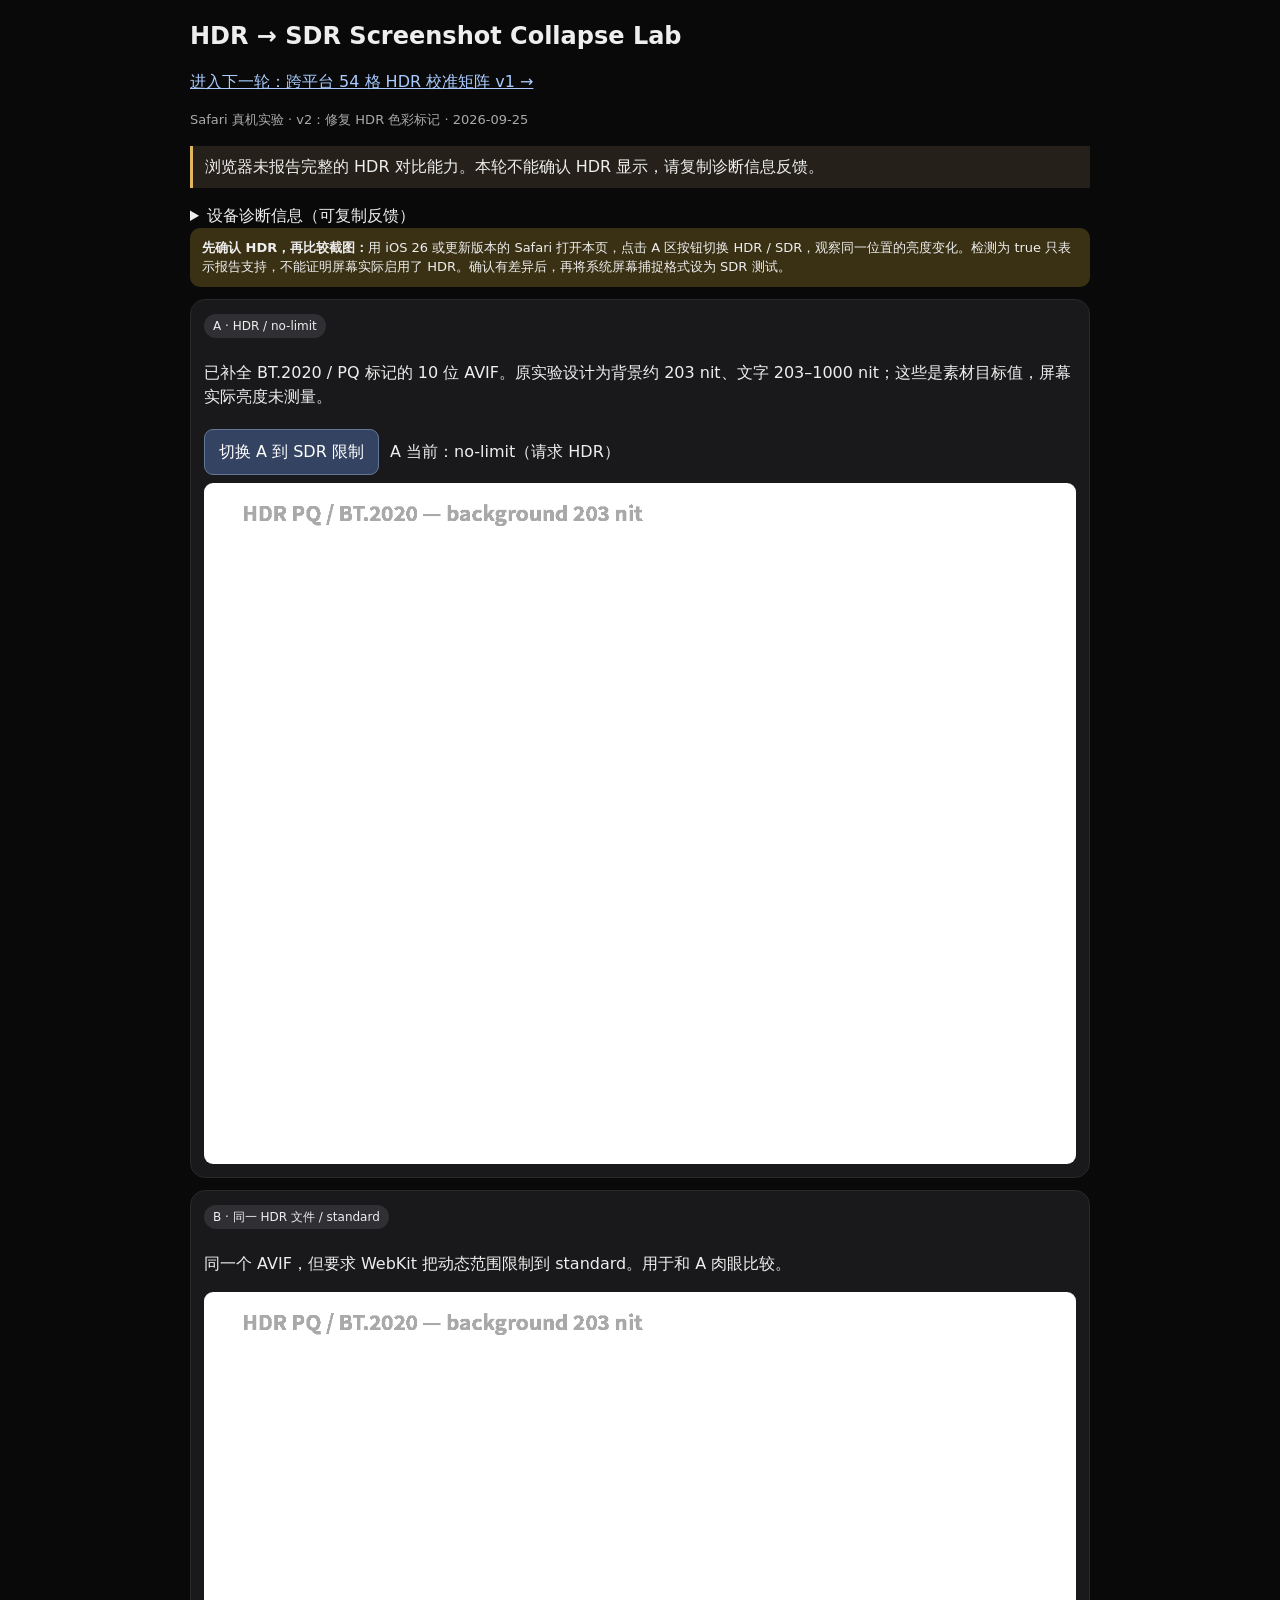
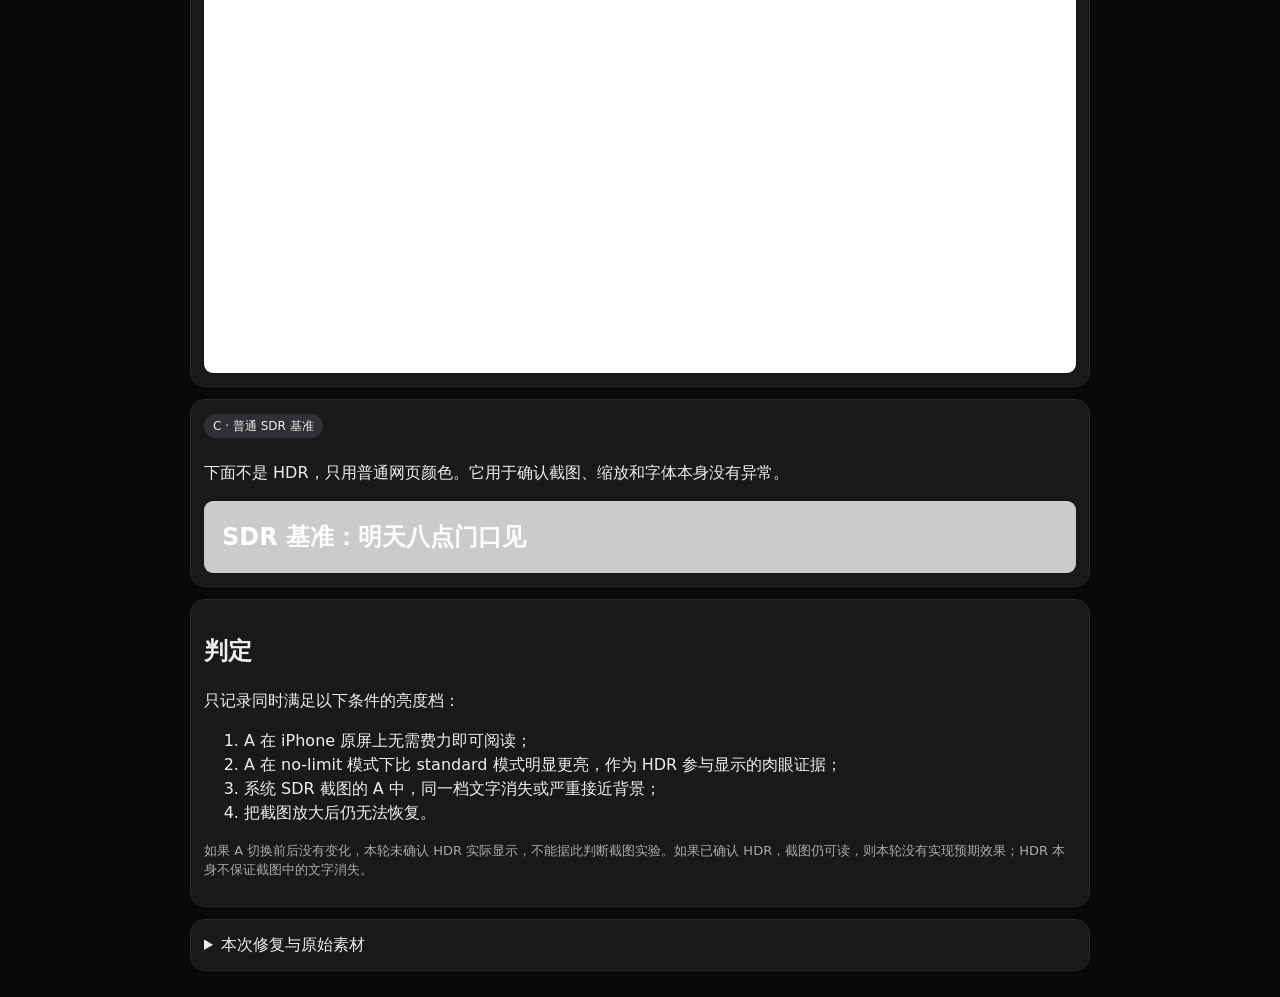
<file: index.html>
<!doctype html>
<html lang="zh-CN">
<head>
<meta charset="utf-8">
<meta name="viewport" content="width=device-width,initial-scale=1,viewport-fit=cover">
<meta name="color-scheme" content="dark">
<title>HDR Screenshot Collapse Lab</title>
<style>
:root{font:16px/1.5 system-ui,-apple-system,BlinkMacSystemFont,"PingFang SC",sans-serif;background:#090909;color:#eee}
*{box-sizing:border-box}body{margin:0;padding:14px}main{max-width:900px;margin:auto}
h1{font-size:24px;margin:4px 0 5px}.muted{color:#aaa;font-size:13px}.card{background:#19191b;border:1px solid #29292c;border-radius:15px;padding:13px;margin:12px 0}
.warn{background:#3a3014;border-radius:10px;padding:10px 12px;font-size:13px}
img{display:block;width:100%;height:auto;border-radius:9px;background:white}
.no-limit{dynamic-range-limit:no-limit}.standard{dynamic-range-limit:standard}
.badge{display:inline-block;padding:3px 9px;border-radius:999px;background:#303034;font-size:12px;margin-bottom:7px}
.grid{display:grid;grid-template-columns:1fr;gap:12px}
pre{white-space:pre-wrap;background:#101012;padding:9px;border-radius:8px;font-size:12px}
.sdrbox{background:#cbcbcb;color:#fff;border-radius:9px;padding:18px;font-size:24px;font-weight:800}
button{font:inherit;color:#fff;background:#334361;border:1px solid #657796;border-radius:9px;padding:10px 14px;cursor:pointer;margin:4px 6px 8px 0}
a{color:#a9cbff}.status{border-left:3px solid #e2b65e;padding:9px 12px;background:#25211a}
@media(min-width:800px){.grid{grid-template-columns:1fr 1fr}}
</style>
</head>
<body><main>
<h1>HDR → SDR Screenshot Collapse Lab</h1>
<p><a href="./matrix.html">进入下一轮：跨平台 54 格 HDR 校准矩阵 v1 →</a></p>
<div class="muted">Safari 真机实验 · v2：修复 HDR 色彩标记 · 2026-09-25</div>
<p id="status" class="status" role="status">正在检查浏览器能力与图片加载状态……</p>
<details><summary>设备诊断信息（可复制反馈）</summary><pre id="diag"></pre><button id="copy-diag" type="button">复制诊断信息</button><span id="copy-result" role="status"></span></details>

<div class="warn">
<b>先确认 HDR，再比较截图：</b>用 iOS 26 或更新版本的 Safari 打开本页，点击 A 区按钮切换 HDR / SDR，观察同一位置的亮度变化。检测为 true 只表示报告支持，不能证明屏幕实际启用了 HDR。确认有差异后，再将系统屏幕捕捉格式设为 SDR 测试。
</div>

<section class="card">
<span class="badge">A · HDR / no-limit</span>
<p>已补全 BT.2020 / PQ 标记的 10 位 AVIF。原实验设计为背景约 203 nit、文字 203–1000 nit；这些是素材目标值，屏幕实际亮度未测量。</p>
<button id="toggle-range" type="button" aria-pressed="false">切换 A 到 SDR 限制</button>
<span id="range-label" aria-live="polite">A 当前：no-limit（请求 HDR）</span>
<img id="hdr-image" class="no-limit" src="./assets/hdr-pq-test-tagged.avif" alt="HDR luminance sweep">
</section>

<section class="card">
<span class="badge">B · 同一 HDR 文件 / standard</span>
<p>同一个 AVIF，但要求 WebKit 把动态范围限制到 standard。用于和 A 肉眼比较。</p>
<img class="standard" src="./assets/hdr-pq-test-tagged.avif" alt="SDR constrained luminance sweep">
</section>

<section class="card">
<span class="badge">C · 普通 SDR 基准</span>
<p>下面不是 HDR，只用普通网页颜色。它用于确认截图、缩放和字体本身没有异常。</p>
<div class="sdrbox">SDR 基准：明天八点门口见</div>
</section>

<section class="card">
<h2>判定</h2>
<p>只记录同时满足以下条件的亮度档：</p>
<ol>
<li>A 在 iPhone 原屏上无需费力即可阅读；</li>
<li>A 在 no-limit 模式下比 standard 模式明显更亮，作为 HDR 参与显示的肉眼证据；</li>
<li>系统 SDR 截图的 A 中，同一档文字消失或严重接近背景；</li>
<li>把截图放大后仍无法恢复。</li>
</ol>
<p class="muted">如果 A 切换前后没有变化，本轮未确认 HDR 实际显示，不能据此判断截图实验。如果已确认 HDR，截图仍可读，则本轮没有实现预期效果；HDR 本身不保证截图中的文字消失。</p>
</section>

<details class="card"><summary>本次修复与原始素材</summary><p>原文件的色域和传递函数标记为“未指定”（2/2/9）。v2 在容器和 AV1 序列头中同时修复为 BT.2020 / PQ（9/16/9），仅改动 4 个字节，没有重新压缩像素。</p><p><a href="./assets/hdr-pq-test.avif">原始素材</a> · <a href="./assets/hdr-pq-test-tagged.avif">修复后素材</a> · <a href="https://webkit.org/blog/17333/webkit-features-in-safari-26-0/#hdr-images">WebKit HDR 图片支持说明</a></p></details>

<script>
const mq = window.matchMedia?.("(dynamic-range: high)");
const videoMq = window.matchMedia?.("(video-dynamic-range: high)");
const hdrImage = document.getElementById("hdr-image");
const toggle = document.getElementById("toggle-range");
const supportsNoLimit = !!window.CSS?.supports("dynamic-range-limit", "no-limit");
const supportsStandard = !!window.CSS?.supports("dynamic-range-limit", "standard");
let limited = false;
toggle.disabled = !(supportsNoLimit && supportsStandard);
function refreshDiagnostics() {
  const imageState = !hdrImage.complete ? "loading" : hdrImage.naturalWidth > 0 ? "decoded" : "failed";
  const diag = {
    version: "v2-cicp-fix",
    dynamicRangeHigh: mq ? mq.matches : "unsupported",
    videoDynamicRangeHigh: videoMq ? videoMq.matches : "unsupported",
    supportsNoLimit, supportsStandard,
    imageState,
    imageSize: `${hdrImage.naturalWidth} × ${hdrImage.naturalHeight}`,
    requestedRange: limited ? "standard" : "no-limit",
    computedRange: getComputedStyle(hdrImage).getPropertyValue("dynamic-range-limit") || "unsupported",
    actualHDR: "not measurable from this page; compare visually",
    devicePixelRatio: window.devicePixelRatio,
    viewport: `${innerWidth} × ${innerHeight}`,
    userAgent: navigator.userAgent
  };
  document.getElementById("diag").textContent = JSON.stringify(diag, null, 2);
  document.getElementById("status").textContent = imageState === "failed"
    ? "图片解码或加载失败，尚不能进行 HDR 对比。请复制诊断信息反馈。"
    : imageState === "loading"
    ? "正在加载修复后的 HDR 图片……"
    : !mq?.matches || !supportsNoLimit || !supportsStandard
    ? "浏览器未报告完整的 HDR 对比能力。本轮不能确认 HDR 显示，请复制诊断信息反馈。"
    : "图片已解码，浏览器报告支持 HDR。请切换 A 区按钮观察亮度变化；实际 HDR 输出仍需真机确认。";
}
toggle.addEventListener("click", () => {
  limited = !limited;
  hdrImage.className = limited ? "standard" : "no-limit";
  toggle.setAttribute("aria-pressed", String(limited));
  toggle.textContent = limited ? "切换 A 到 HDR 请求" : "切换 A 到 SDR 限制";
  document.getElementById("range-label").textContent = limited
    ? "A 当前：standard（限制为 SDR）" : "A 当前：no-limit（请求 HDR）";
  refreshDiagnostics();
});
document.getElementById("copy-diag").addEventListener("click", async () => {
  try {
    await navigator.clipboard.writeText(document.getElementById("diag").textContent);
    document.getElementById("copy-result").textContent = "已复制";
  } catch {
    document.getElementById("copy-result").textContent = "请长按上方诊断文字手动复制";
  }
});
hdrImage.addEventListener("load", refreshDiagnostics);
hdrImage.addEventListener("error", refreshDiagnostics);
mq?.addEventListener?.("change", refreshDiagnostics);
videoMq?.addEventListener?.("change", refreshDiagnostics);
window.addEventListener("resize", refreshDiagnostics);
document.addEventListener("visibilitychange", refreshDiagnostics);
refreshDiagnostics();
</script>
</main></body></html>
</file>
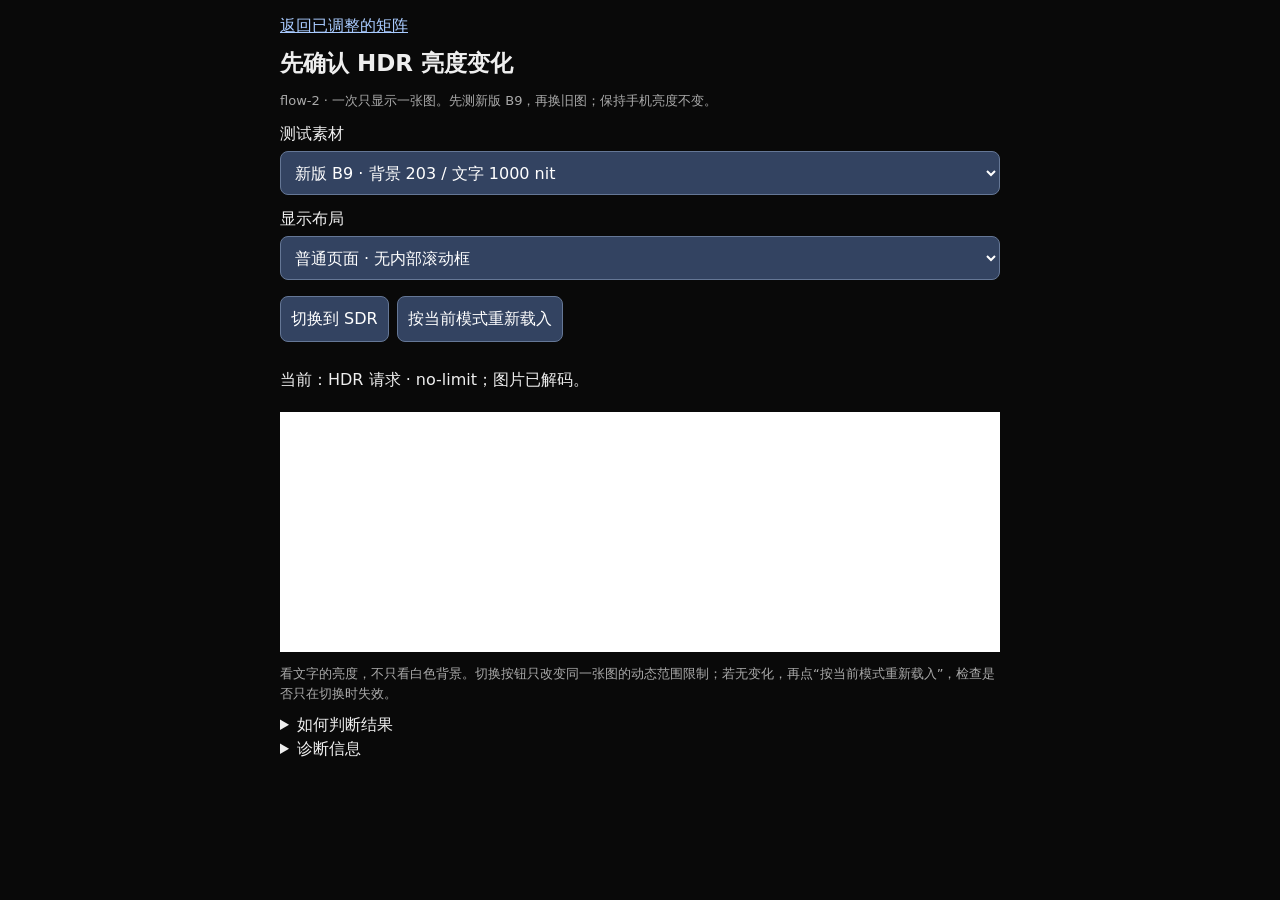
<file: hdr-check.html>
<!doctype html>
<html lang="zh-CN">
<head>
<meta charset="utf-8"><meta name="viewport" content="width=device-width,initial-scale=1,viewport-fit=cover">
<meta name="color-scheme" content="dark"><title>iPhone HDR 隔离测试 · flow-2</title>
<style>
:root{color-scheme:dark;font:16px/1.5 system-ui,-apple-system,sans-serif;background:#090909;color:#eee}
*{box-sizing:border-box}body{margin:0;padding:14px}main{max-width:720px;margin:auto}h1{font-size:23px;margin:8px 0}p{margin:10px 0}a{color:#a9cbff}label{display:block;margin:12px 0}select,button{font:inherit;color:#fff;background:#334361;border:1px solid #657796;border-radius:8px;padding:10px;max-width:100%;min-height:44px}select{display:block;width:100%;margin-top:5px}button{margin:4px 8px 8px 0}.muted{font-size:13px;color:#aaa}pre{font-size:12px;white-space:pre-wrap;overflow-wrap:anywhere}#status{padding:8px 0}#test-host{margin:12px 0}#test-image{display:block;width:100%;height:auto;dynamic-range-limit:no-limit}#test-image.standard{dynamic-range-limit:standard}
/* Only the explicit scroll control uses nested compositing. Both layouts keep identical image width. */
#test-host.scroll{overflow:auto}#test-host.scroll .test-row{width:calc(100% + 40px)}#test-host.scroll .test-card{width:calc(100% - 40px);border-radius:10px;overflow:hidden}
</style>
<script src="hdr-check.js?v=flow-2" defer></script>
</head>
<body><main>
<a href="./matrix.html?v=flow-2">返回已调整的矩阵</a>
<h1>先确认 HDR 亮度变化</h1>
<p class="muted">flow-2 · 一次只显示一张图。先测新版 B9，再换旧图；保持手机亮度不变。</p>
<label>测试素材<select id="asset"><option value="matrix">新版 B9 · 背景 203 / 文字 1000 nit</option><option value="legacy">旧版 · 你已确认能显示 HDR 的原文件</option></select></label>
<label>显示布局<select id="layout"><option value="plain">普通页面 · 无内部滚动框</option><option value="scroll">滚动容器 · 复现旧矩阵的可疑路径</option></select></label>
<button id="toggle" aria-pressed="false">切换到 SDR</button><button id="reload">按当前模式重新载入</button>
<p id="status" role="status">正在加载……</p>
<div id="test-host"><div class="test-row"><div class="test-card"><img id="test-image" alt="HDR 测试素材"></div></div></div>
<p class="muted">看文字的亮度，不只看白色背景。切换按钮只改变同一张图的动态范围限制；若无变化，再点“按当前模式重新载入”，检查是否只在切换时失效。</p>
<details><summary>如何判断结果</summary><ul>
<li>普通页面有变化、滚动容器无变化：支持滚动合成路径是原因。</li>
<li>旧图在普通页面正常、新版 B9 在普通页面无变化：应继续查新版 AVIF 的 Apple 解码兼容性。</li>
<li>重新载入后才有变化：应继续查动态范围切换后的重绘问题。</li>
</ul><p>这些对照用于缩小问题范围；网页诊断无法读取屏幕实际 HDR 亮度。</p></details>
<details><summary>诊断信息</summary><pre id="diagnostics"></pre><button id="copy">复制诊断信息</button><span id="copy-status" role="status"></span></details>
</main></body></html>
</file>
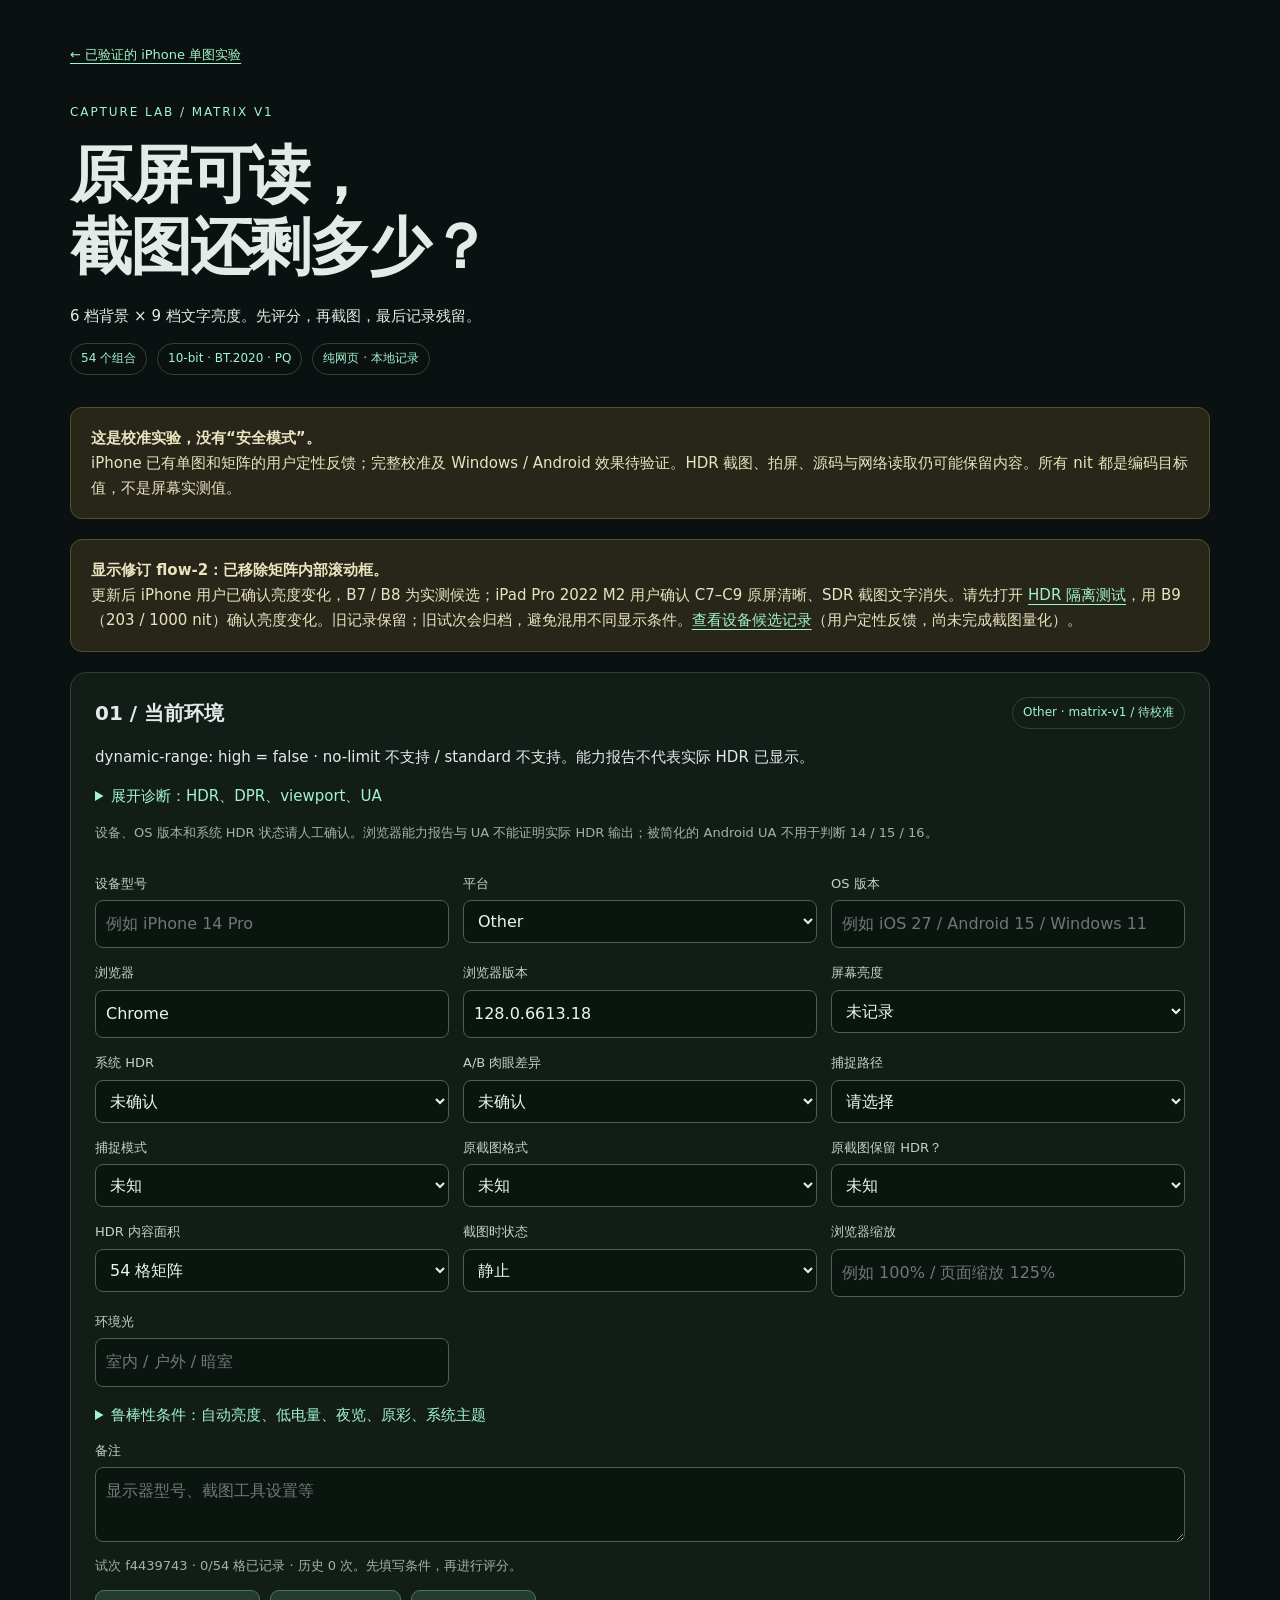
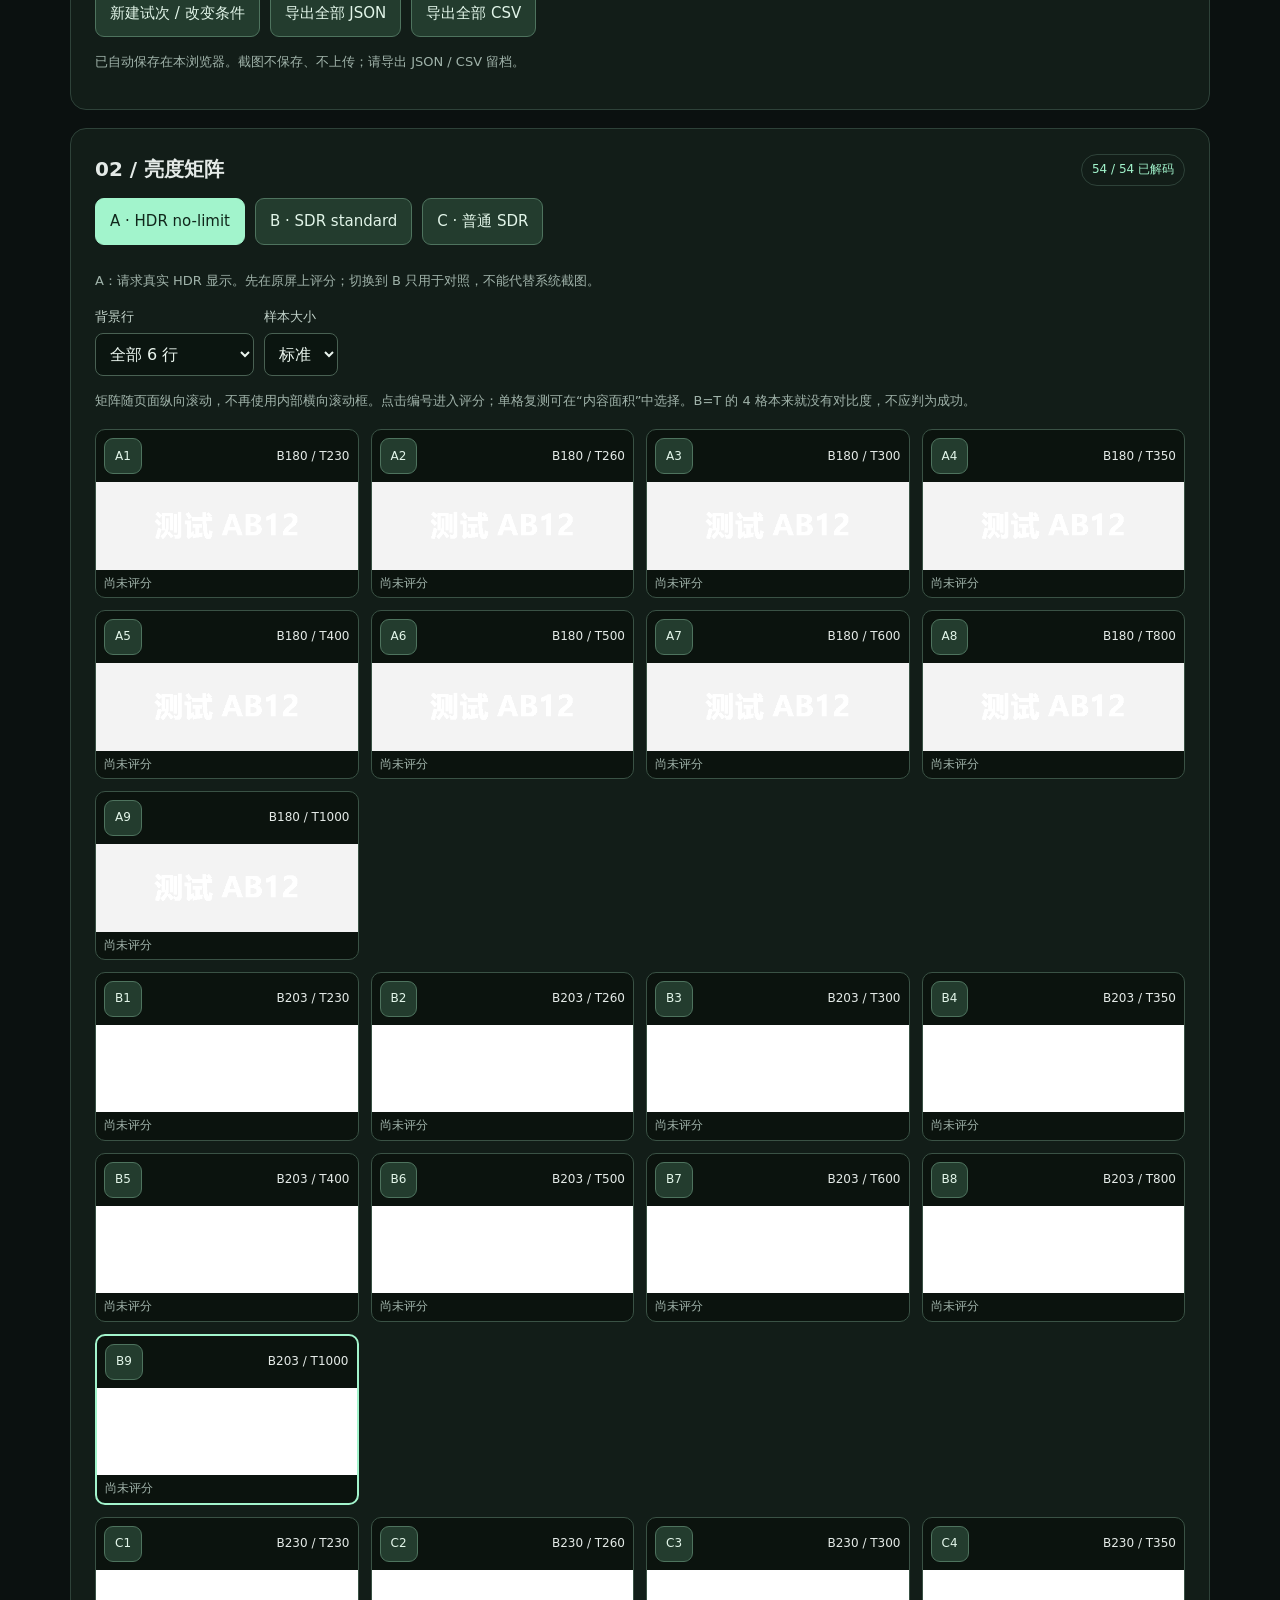
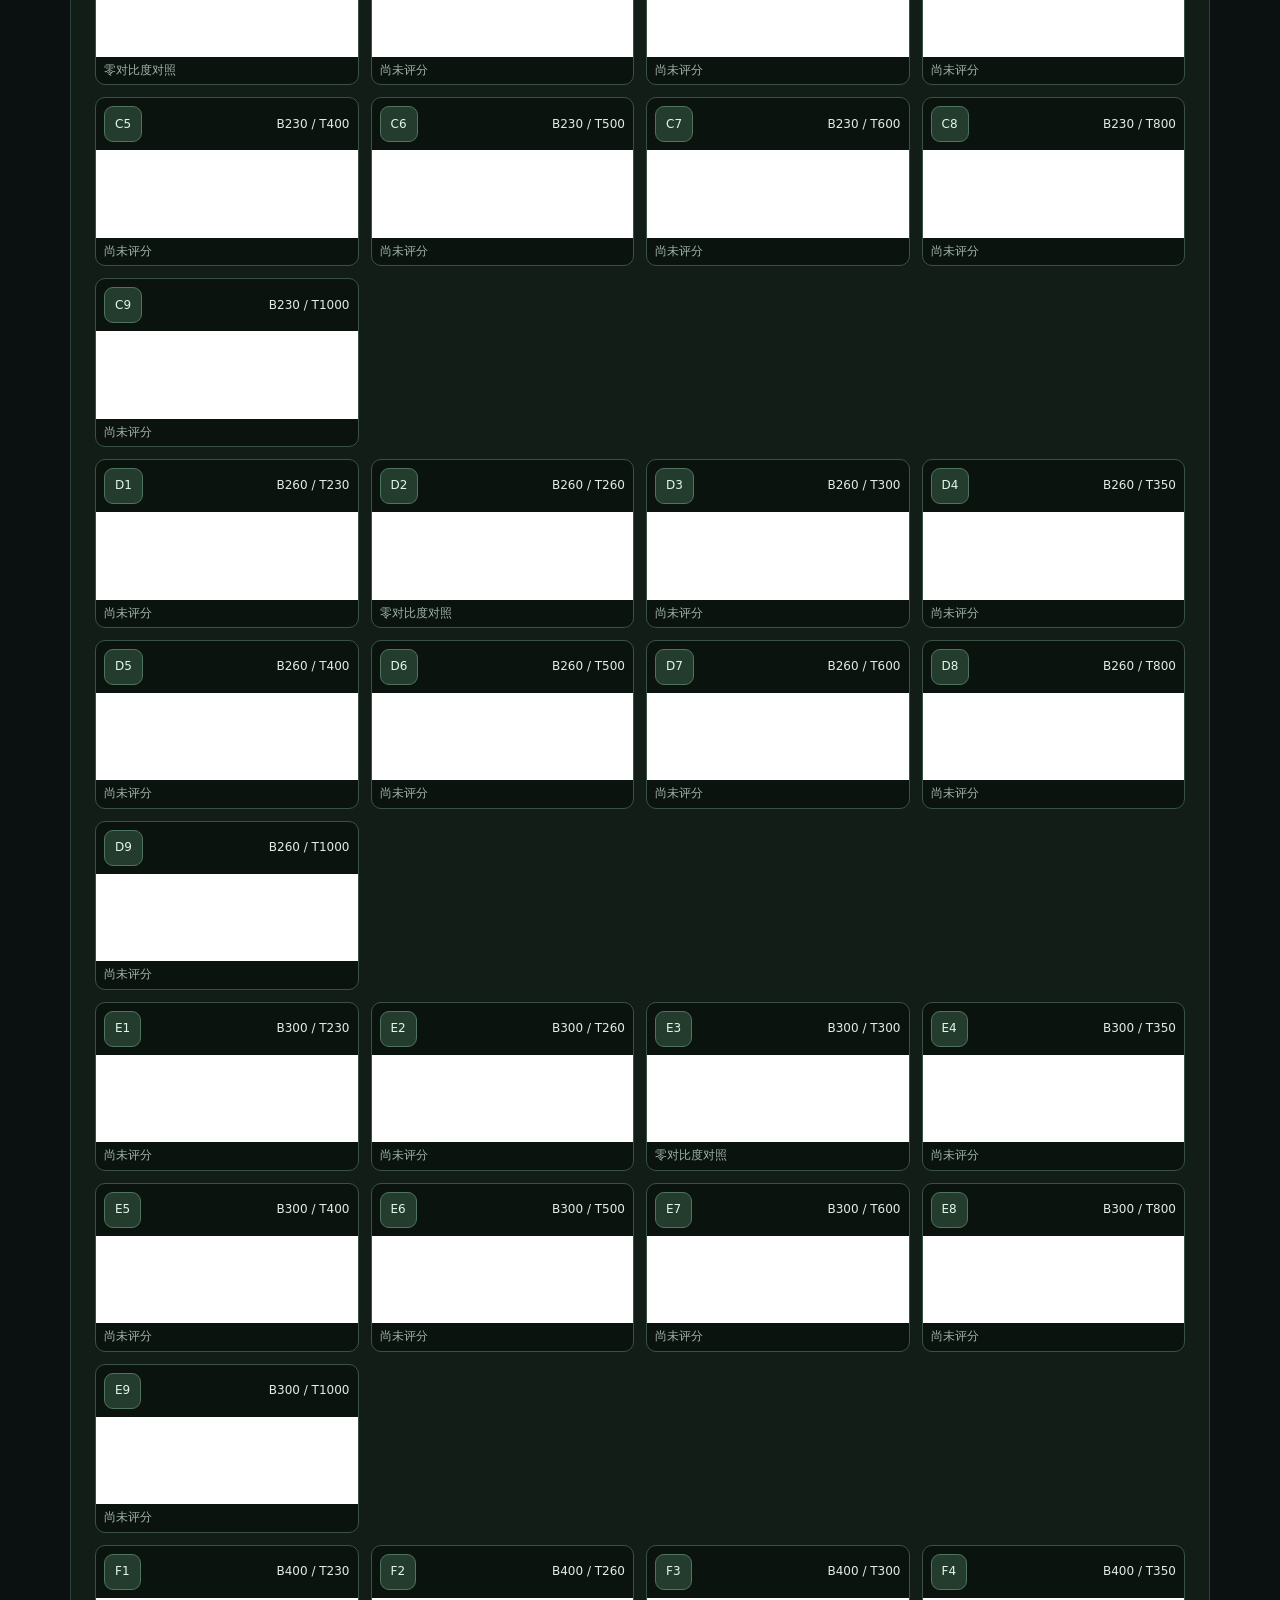
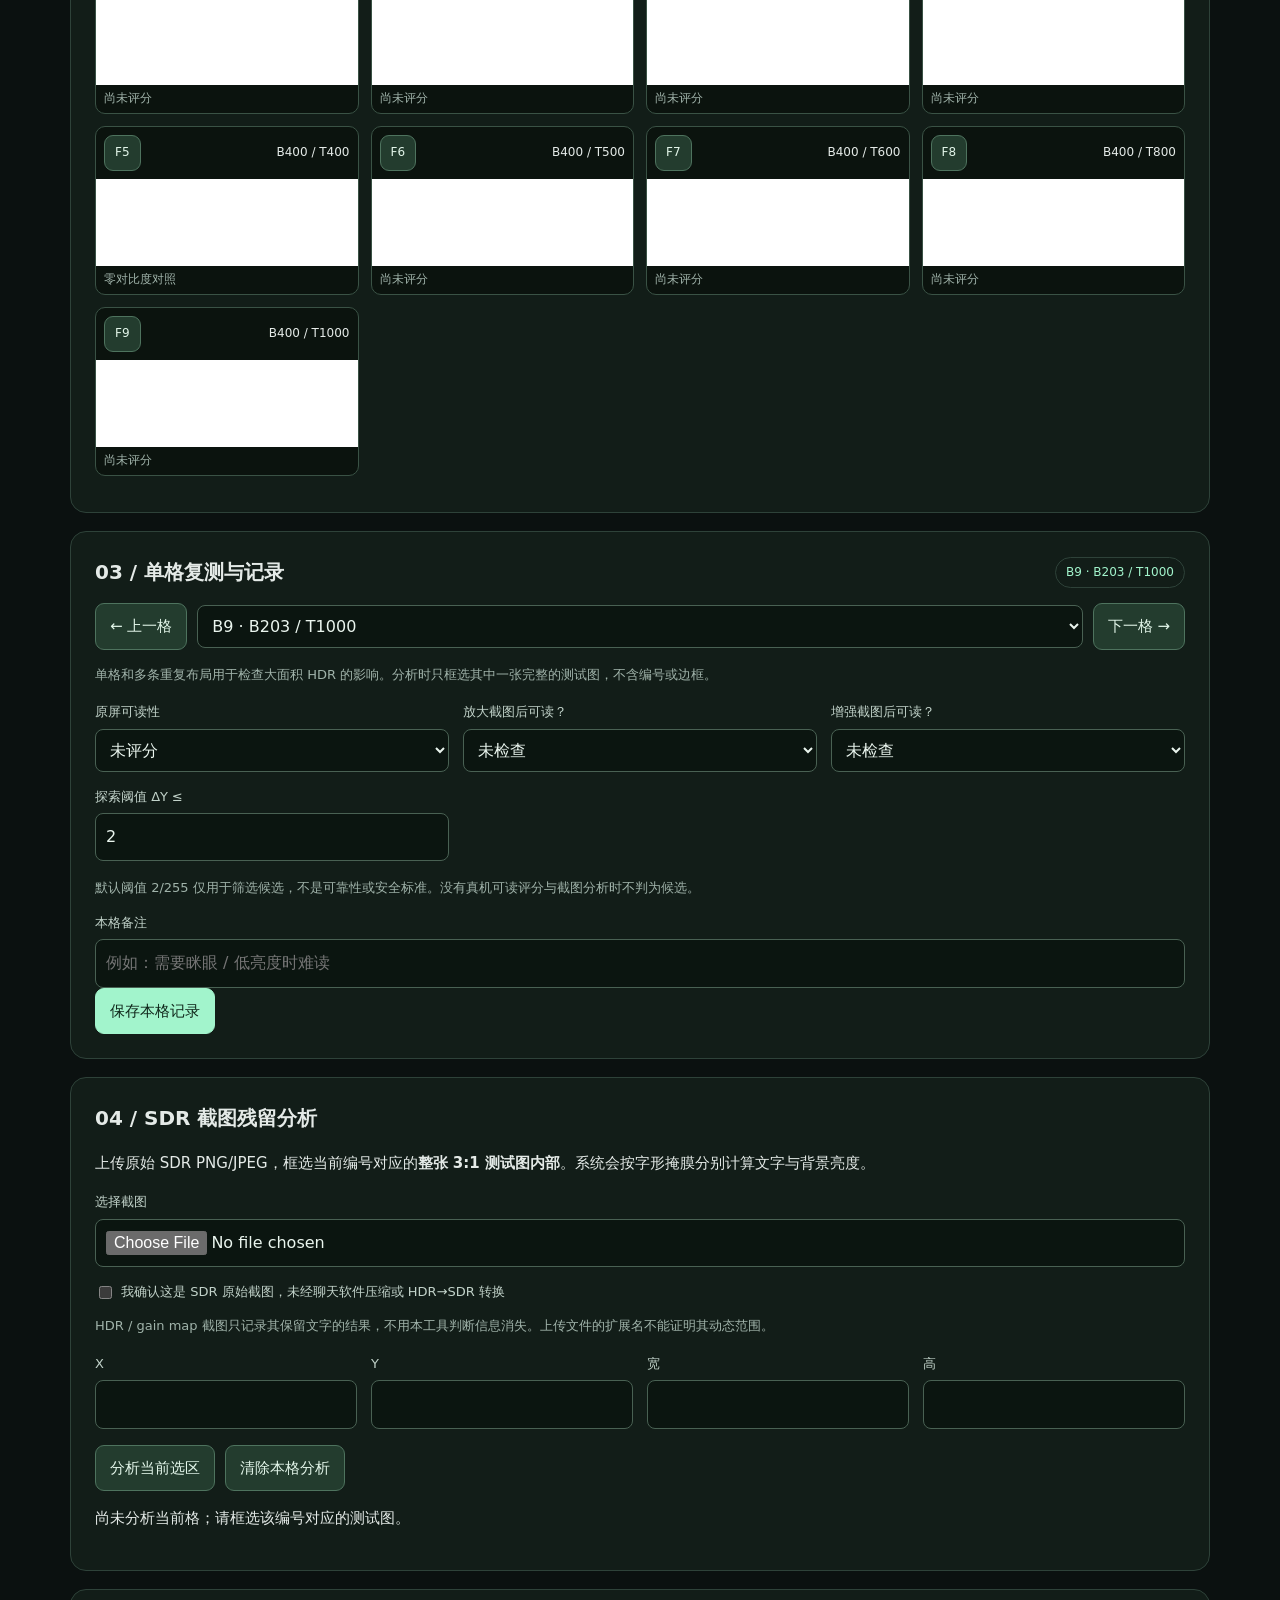
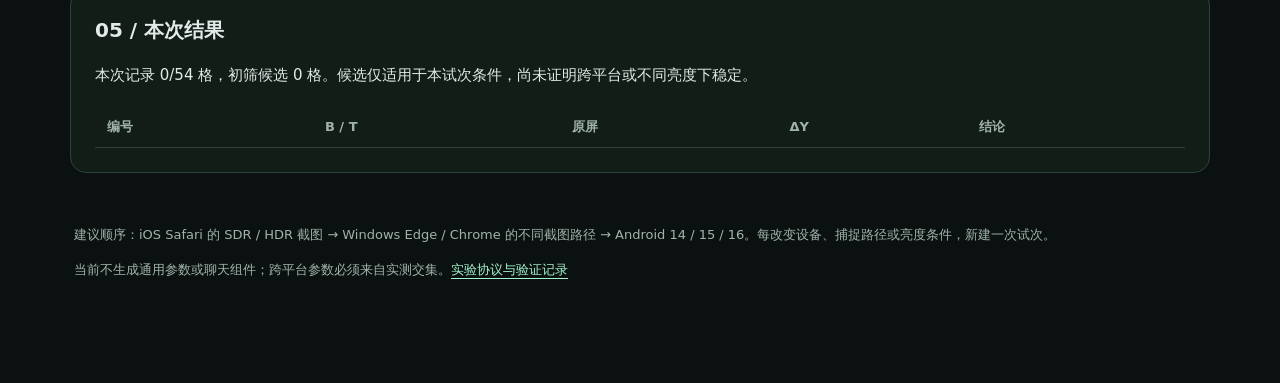
<file: matrix.html>
<!doctype html>
<html lang="zh-CN">
<head>
<meta charset="utf-8"><meta name="viewport" content="width=device-width,initial-scale=1,viewport-fit=cover">
<meta name="color-scheme" content="dark"><title>HDR Capture · 跨平台校准矩阵 v1</title>
<link rel="stylesheet" href="matrix.css?v=flow-2">
<script type="module" src="matrix.js?v=flow-2"></script>
</head>
<body>
<main>
<header><a href="./">← 已验证的 iPhone 单图实验</a><span class="eyebrow">CAPTURE LAB / MATRIX V1</span><h1>原屏可读，<br>截图还剩多少？</h1><p>6 档背景 × 9 档文字亮度。先评分，再截图，最后记录残留。</p><div class="chips"><span>54 个组合</span><span>10-bit · BT.2020 · PQ</span><span>纯网页 · 本地记录</span></div></header>
<section class="notice"><strong>这是校准实验，没有“安全模式”。</strong>iPhone 已有单图和矩阵的用户定性反馈；完整校准及 Windows / Android 效果待验证。HDR 截图、拍屏、源码与网络读取仍可能保留内容。所有 nit 都是编码目标值，不是屏幕实测值。</section>
<section class="notice"><strong>显示修订 flow-2：已移除矩阵内部滚动框。</strong>更新后 iPhone 用户已确认亮度变化，B7 / B8 为实测候选；iPad Pro 2022 M2 用户确认 C7–C9 原屏清晰、SDR 截图文字消失。请先打开 <a href="./hdr-check.html?v=flow-2">HDR 隔离测试</a>，用 B9（203 / 1000 nit）确认亮度变化。旧记录保留；旧试次会归档，避免混用不同显示条件。<a href="./validation/device-candidates.json">查看设备候选记录</a>（用户定性反馈，尚未完成截图量化）。</section>
<section class="panel"><div class="section-head"><h2>01 / 当前环境</h2><span id="profile" class="pill">识别中</span></div><p id="capability" role="status">正在加载素材和诊断信息……</p><details><summary>展开诊断：HDR、DPR、viewport、UA</summary><pre id="diagnostics"></pre></details><p class="small">设备、OS 版本和系统 HDR 状态请人工确认。浏览器能力报告与 UA 不能证明实际 HDR 输出；被简化的 Android UA 不用于判断 14 / 15 / 16。</p>
<form id="environment-form"><fieldset id="environment-fields"><div class="form-grid">
<label>设备型号<input name="device" placeholder="例如 iPhone 14 Pro" required></label>
<label>平台<select name="platform"><option value="unknown">未确认</option><option>iOS</option><option>Windows</option><option>Android</option><option>Other</option></select></label>
<label>OS 版本<input name="os_version" placeholder="例如 iOS 27 / Android 15 / Windows 11"></label>
<label>浏览器<input name="browser" placeholder="Safari / Chrome / Edge"></label>
<label>浏览器版本<input name="browser_version" placeholder="请确认版本"></label>
<label>屏幕亮度<select name="brightness"><option value="unknown">未记录</option><option>25%</option><option>50%</option><option>75%</option><option>100%</option><option>其他</option></select></label>
<label>系统 HDR<select name="hdr_enabled"><option value="unknown">未确认</option><option value="yes">已开启 / 可用</option><option value="no">关闭 / 不可用</option></select></label>
<label>A/B 肉眼差异<select name="ab_difference"><option value="unknown">未确认</option><option value="yes">HDR 明显不同</option><option value="no">没有明显差异</option></select></label>
<label>捕捉路径<select name="capture_path"><option value="unknown">请选择</option><option>iOS 系统截图</option><option>Win + Shift + S</option><option>Print Screen</option><option>Edge 浏览器截图</option><option>Chrome 浏览器截图</option><option>Xbox Game Bar</option><option>Android 系统截图</option><option>系统录屏</option><option>其他</option></select></label>
<label>捕捉模式<select name="capture_mode"><option value="unknown">未知</option><option value="SDR">SDR</option><option value="HDR">HDR</option><option value="gain-map">HDR / gain map</option></select></label>
<label>原截图格式<select name="screenshot_format"><option value="unknown">未知</option><option>PNG</option><option>JPEG</option><option>HEIF/HEIC</option><option>AVIF</option><option>其他</option></select></label>
<label>原截图保留 HDR？<select name="screenshot_hdr"><option value="unknown">未知</option><option value="no">确认不保留</option><option value="yes">保留</option></select></label>
<label>HDR 内容面积<select name="content_layout"><option value="matrix">54 格矩阵</option><option value="single">单格</option><option value="six">6 条重复</option><option value="twelve">12 条重复</option></select></label>
<label>截图时状态<select name="motion"><option value="static">静止</option><option value="scrolling">滚动中</option></select></label>
<label>浏览器缩放<input name="zoom" placeholder="例如 100% / 页面缩放 125%"></label>
<label>环境光<input name="ambient_light" placeholder="室内 / 户外 / 暗室"></label>
</div><details><summary>鲁棒性条件：自动亮度、低电量、夜览、原彩、系统主题</summary><div id="robustness" class="form-grid"></div></details><label>备注<textarea name="notes" rows="2" placeholder="显示器型号、截图工具设置等"></textarea></label></fieldset></form>
<p id="trial-status" class="small"></p><div class="actions"><button id="new-trial">新建试次 / 改变条件</button><button id="export-json">导出全部 JSON</button><button id="export-csv">导出全部 CSV</button></div><p id="save-status" role="status" class="small">数据仅保存在本浏览器；请及时导出。截图不会上传。</p></section>
<section class="panel experiment" id="experiment"><div class="section-head"><h2>02 / 亮度矩阵</h2><span id="loaded" class="pill">0 / 54 已解码</span></div><div class="modebar" role="group" aria-label="显示模式"><button data-mode="hdr" aria-pressed="true">A · HDR no-limit</button><button data-mode="standard" aria-pressed="false">B · SDR standard</button><button data-mode="baseline" aria-pressed="false">C · 普通 SDR</button></div><p id="mode-note" class="small">A：请求真实 HDR 显示。先在原屏上评分；切换到 B 只用于对照，不能代替系统截图。</p><div class="actions"><label>背景行<select id="row-filter"><option value="all">全部 6 行</option></select></label><label>样本大小<select id="sample-size"><option value="240">标准</option><option value="360">放大</option></select></label></div><p class="small">矩阵随页面纵向滚动，不再使用内部横向滚动框。点击编号进入评分；单格复测可在“内容面积”中选择。B=T 的 4 格本来就没有对比度，不应判为成功。</p><div class="matrix-scroll" role="region" aria-label="随页面滚动的54格亮度矩阵"><div id="matrix"></div></div></section>
<section class="panel" id="focus-panel"><div class="section-head"><h2>03 / 单格复测与记录</h2><span id="focus-label" class="pill"></span></div><div class="actions"><button id="prev-cell">← 上一格</button><select id="cell-picker" aria-label="选择测试格"></select><button id="next-cell">下一格 →</button></div><div id="focus-samples"></div><p class="small">单格和多条重复布局用于检查大面积 HDR 的影响。分析时只框选其中一张完整的测试图，不含编号或边框。</p>
<form id="cell-form"><div class="form-grid"><label>原屏可读性<select name="screen_score"><option value="">未评分</option><option value="0">0 · 不可读</option><option value="1">1 · 很难读</option><option value="2">2 · 可读但不舒适</option><option value="3">3 · 正常可读</option><option value="4">4 · 非常清晰</option></select></label><label>放大截图后可读？<select name="zoom_readable"><option value="unknown">未检查</option><option value="no">不可读</option><option value="yes">可读</option></select></label><label>增强截图后可读？<select name="enhanced_readable"><option value="unknown">未检查</option><option value="no">不可读</option><option value="yes">可读</option></select></label><label>探索阈值 ΔY ≤<input name="delta_threshold" type="number" min="0" max="255" step="0.1" value="2"></label></div><p class="small">默认阈值 2/255 仅用于筛选候选，不是可靠性或安全标准。没有真机可读评分与截图分析时不判为候选。</p><label>本格备注<input name="cell_notes" placeholder="例如：需要眯眼 / 低亮度时难读"></label><button type="submit" class="primary">保存本格记录</button><span id="cell-result" role="status"></span></form></section>
<section class="panel"><h2>04 / SDR 截图残留分析</h2><p>上传原始 SDR PNG/JPEG，框选当前编号对应的<strong>整张 3:1 测试图内部</strong>。系统会按字形掩膜分别计算文字与背景亮度。</p><label class="file-label">选择截图<input type="file" id="screenshot" accept="image/png,image/jpeg"></label><label class="check"><input id="confirm-sdr" type="checkbox">我确认这是 SDR 原始截图，未经聊天软件压缩或 HDR→SDR 转换</label><p class="small">HDR / gain map 截图只记录其保留文字的结果，不用本工具判断信息消失。上传文件的扩展名不能证明其动态范围。</p><div id="screenshot-wrap" hidden><canvas id="screenshot-canvas" aria-label="截图选区，按住拖动框选测试图"></canvas></div><div class="form-grid crop-fields"><label>X<input id="crop-x" type="number" min="0"></label><label>Y<input id="crop-y" type="number" min="0"></label><label>宽<input id="crop-w" type="number" min="1"></label><label>高<input id="crop-h" type="number" min="1"></label></div><div class="actions"><button id="analyze">分析当前选区</button><button id="clear-analysis">清除本格分析</button></div><p id="analysis-status" role="status">尚未选择截图。先在上方选择要分析的格子。</p><div id="analysis-previews" hidden><p class="small">左：原选区；右：1%–99% 百分位对比度拉伸。增强后均匀不代表任意算法都无法恢复。</p><div class="preview-grid"><canvas id="crop-preview"></canvas><canvas id="enhanced-preview"></canvas></div></div></section>
<section class="panel"><h2>05 / 本次结果</h2><p id="summary">尚未记录。</p><div class="table-scroll"><table><thead><tr><th>编号</th><th>B / T</th><th>原屏</th><th>ΔY</th><th>结论</th></tr></thead><tbody id="results"></tbody></table></div></section>
<section class="panel" id="export-panel" hidden><h2>导出预览</h2><p>如果浏览器未自动下载，可点击下载链接，或复制下面的完整内容保存。</p><div class="actions"><a id="export-download">下载文件</a><button id="copy-export">复制导出内容</button></div><label>导出内容<textarea id="export-text" rows="8" readonly></textarea></label><p id="export-status" role="status"></p></section>
<footer><p>建议顺序：iOS Safari 的 SDR / HDR 截图 → Windows Edge / Chrome 的不同截图路径 → Android 14 / 15 / 16。每改变设备、捕捉路径或亮度条件，新建一次试次。</p><p>当前不生成通用参数或聊天组件；跨平台参数必须来自实测交集。<a href="./README.md">实验协议与验证记录</a></p></footer>
</main>
</body></html>
</file>
<file: matrix.css>
:root{color-scheme:dark;font:15px/1.65 system-ui,-apple-system,"Segoe UI","Microsoft YaHei",sans-serif;color:#e4eae7;background:#0b1110;--muted:#a0b3aa;--line:#2e4239;--accent:#a2f4cc}*{box-sizing:border-box}body{margin:0}main{max-width:1180px;margin:auto;padding:30px 20px 70px}a{color:var(--accent);text-underline-offset:4px}header{padding:12px 0 32px}header>a{font-size:13px}.eyebrow{display:block;color:var(--accent);letter-spacing:.16em;font-size:12px;margin-top:36px}h1{font-size:clamp(34px,6vw,62px);line-height:1.17;letter-spacing:-.035em;margin:16px 0 20px}h2{font-size:20px;font-weight:600;margin:0 0 16px}.chips,.actions,.section-head,.modebar{display:flex;gap:10px;align-items:center;flex-wrap:wrap}.chips span,.pill{font-size:12px;color:var(--accent);border:1px solid var(--line);border-radius:30px;padding:5px 10px}.notice{background:#272619;border:1px solid #55502c;border-radius:12px;padding:18px 20px;margin-bottom:20px;color:#e9e3bf}.notice strong{display:block}.panel{background:#121d18;border:1px solid var(--line);border-radius:16px;margin:18px 0;padding:24px}.section-head{justify-content:space-between}.section-head h2{margin:0}.small,footer{font-size:13px;color:var(--muted)}pre{font:12px/1.5 ui-monospace,monospace;white-space:pre-wrap;overflow-wrap:anywhere;background:#0a120e;padding:14px;border-radius:8px}details{margin:12px 0}summary{cursor:pointer;color:var(--accent)}label{display:flex;flex-direction:column;gap:6px;font-size:13px;color:#c2d3ca}input,select,textarea,button{font:inherit}input,select,textarea{color:#eaf5ee;background:#0b1510;border:1px solid #496153;border-radius:8px;padding:10px;min-width:0;max-width:100%;font-size:16px}textarea{width:100%}button{color:#e2f5e9;background:#233c2e;border:1px solid #4e735e;border-radius:9px;padding:10px 14px;cursor:pointer;min-height:44px}button:hover{background:#304f3c}button[aria-pressed=true],button.primary{background:var(--accent);color:#10271b;border-color:var(--accent)}button:disabled{opacity:.5;cursor:not-allowed}:focus-visible{outline:3px solid #efcf85;outline-offset:3px}fieldset{border:0;margin:0;padding:0}fieldset:disabled{opacity:.75}.form-grid{display:grid;grid-template-columns:repeat(3,minmax(0,1fr));gap:14px;margin:16px 0}.actions{margin:14px 0}.modebar{position:sticky;top:0;background:#121d18;z-index:3;padding:12px 0}.table-scroll{overflow:auto;overscroll-behavior-x:contain;margin-top:18px}.matrix-scroll{overflow:visible;margin-top:18px}.matrix-row{display:grid;grid-template-columns:repeat(auto-fit,minmax(min(100%,var(--sample-width,240px)),1fr));gap:12px;margin-bottom:12px;width:100%}.cell{border:1px solid #3a5245;border-radius:10px;overflow:visible;background:#0b130e}.cell.selected{border:2px solid var(--accent)}.cell-head{display:flex;justify-content:space-between;align-items:center;gap:8px;padding:8px;font-size:12px}.cell-head button{min-height:36px;padding:4px 10px}.cell img,.focus-sample img{display:block;width:100%;height:auto;aspect-ratio:3;object-fit:contain}.hdr-asset{dynamic-range-limit:no-limit}.experiment[data-mode=standard] .hdr-asset,#focus-samples[data-mode=standard] .hdr-asset{dynamic-range-limit:standard}.sdr-baseline{aspect-ratio:3;background:#eee;color:#171717;display:flex;justify-content:center;align-items:center;font-weight:700;font-size:26px;white-space:nowrap}.experiment:not([data-mode=baseline]) .sdr-baseline,#focus-samples:not([data-mode=baseline]) .sdr-baseline{display:none}.experiment[data-mode=baseline] img,#focus-samples[data-mode=baseline] img{display:none}.cell-foot{font-size:12px;color:var(--muted);padding:4px 8px}.focus-sample{max-width:720px;border:1px solid #526459;margin:12px auto;background:#0b130e}.focus-sample .sample-caption{padding:6px 10px;font-size:13px}.focus-sample .sdr-baseline{font-size:clamp(26px,5vw,52px)}#focus-panel{scroll-margin-top:15px}#cell-picker{flex:1}#screenshot-wrap{margin:18px 0}#screenshot-canvas{display:block;width:auto;max-width:100%;max-height:800px;touch-action:none;border:1px solid #536359}canvas{max-width:100%;height:auto}.preview-grid{display:grid;grid-template-columns:1fr 1fr;gap:12px}.crop-fields{grid-template-columns:repeat(4,1fr)}.check{flex-direction:row;align-items:flex-start;margin-top:14px}.check input{margin-top:5px}table{border-collapse:collapse;width:100%;font-size:13px;white-space:nowrap}th,td{text-align:left;padding:10px 12px;border-bottom:1px solid var(--line)}th{color:var(--muted)}#cell-result,#analysis-status{overflow-wrap:anywhere}footer{padding:20px 4px} [hidden]{display:none!important}@media(max-width:700px){main{padding:18px 12px 50px}.panel{padding:18px 14px}.form-grid{grid-template-columns:repeat(2,minmax(0,1fr))}.crop-fields{grid-template-columns:repeat(4,minmax(0,1fr))}.modebar{gap:6px}.modebar button{padding:8px;font-size:13px;flex:1}.section-head{align-items:flex-start}.preview-grid{grid-template-columns:1fr}h2{font-size:18px}}@media(prefers-reduced-motion:no-preference){button{transition:background .15s}}
</file>
